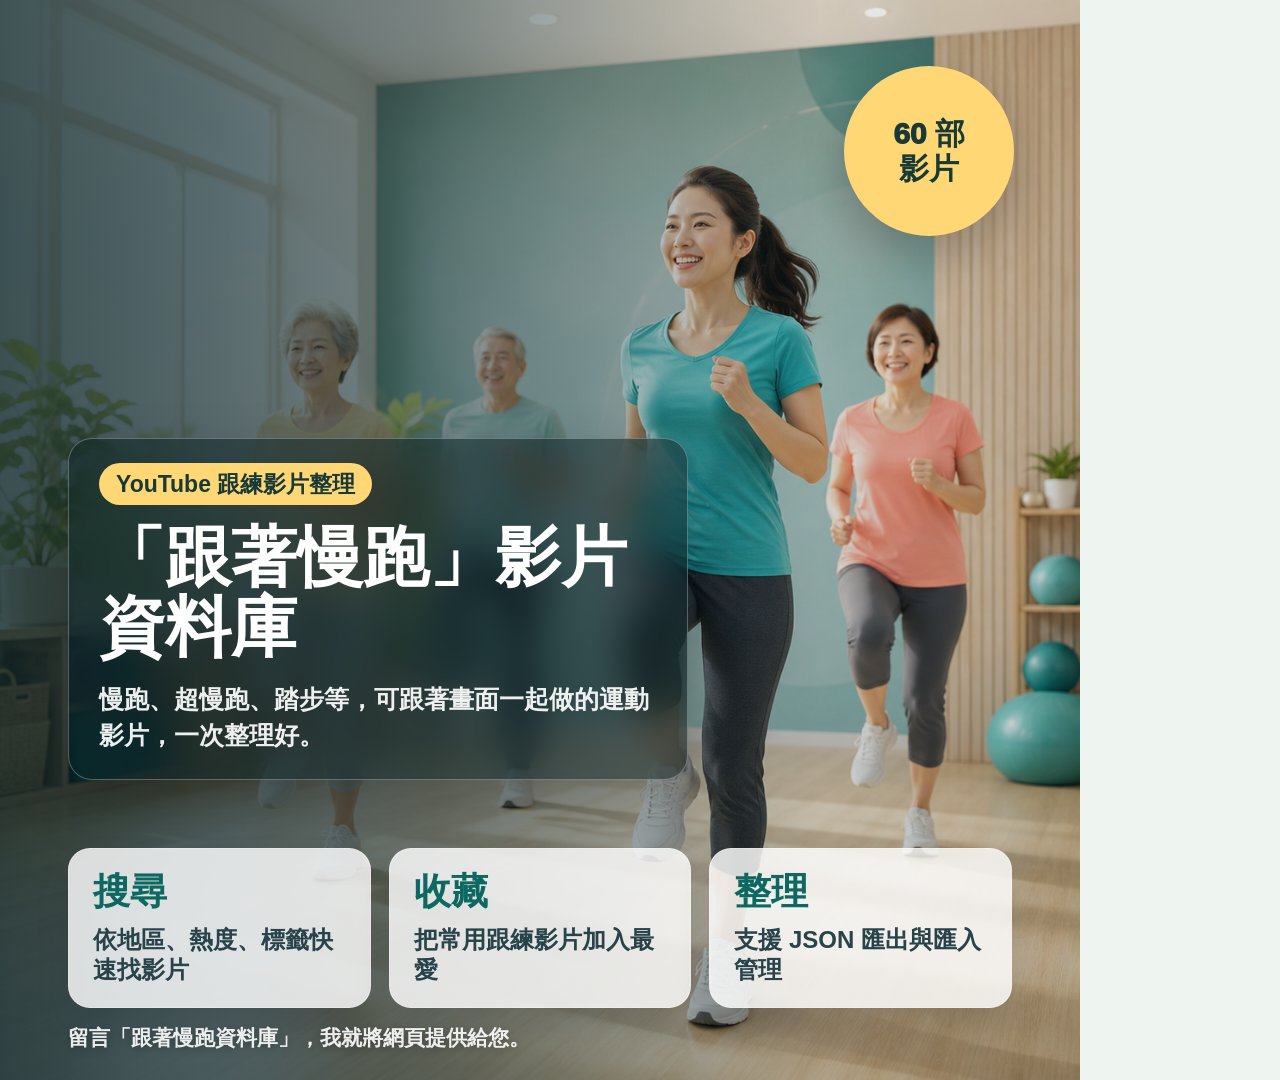
<file: assets/social/fb-slow-jogging-post.html>
<!doctype html>
<html lang="zh-Hant">
  <head>
    <meta charset="utf-8" />
    <meta name="viewport" content="width=1080, initial-scale=1" />
    <title>跟著慢跑影片資料庫 Facebook 圖</title>
    <style>
      * {
        box-sizing: border-box;
      }

      body {
        margin: 0;
        width: 1080px;
        height: 1080px;
        overflow: hidden;
        background: #eef4ef;
        color: #14242a;
        font-family: -apple-system, BlinkMacSystemFont, "Segoe UI", "Noto Sans TC", "PingFang TC", sans-serif;
      }

      .canvas {
        position: relative;
        width: 1080px;
        height: 1080px;
        overflow: hidden;
        background: url("fb-follow-jogging-hero.png") center / cover no-repeat;
      }

      .canvas::before {
        content: "";
        position: absolute;
        inset: 0;
        background:
          linear-gradient(90deg, rgba(10, 35, 38, 0.78) 0%, rgba(10, 35, 38, 0.52) 40%, rgba(10, 35, 38, 0.1) 76%),
          linear-gradient(180deg, rgba(255, 255, 255, 0.06) 0%, rgba(7, 24, 27, 0.18) 100%);
      }

      .headline {
        position: absolute;
        left: 68px;
        top: 438px;
        z-index: 2;
        width: 620px;
        padding: 24px 30px 26px;
        border: 1px solid rgba(255, 255, 255, 0.28);
        border-radius: 24px;
        background: rgba(7, 31, 34, 0.5);
        backdrop-filter: blur(18px);
        box-shadow: 0 24px 58px rgba(0, 0, 0, 0.22);
      }

      .eyebrow {
        display: inline-flex;
        align-items: center;
        min-height: 42px;
        padding: 0 17px;
        border-radius: 999px;
        background: #ffd775;
        color: #183a37;
        font-size: 23px;
        font-weight: 900;
      }

      h1 {
        margin: 18px 0 0;
        color: #fff;
        font-size: 66px;
        line-height: 1.06;
        letter-spacing: 0;
      }

      .subtitle {
        margin: 18px 0 0;
        color: rgba(255, 255, 255, 0.92);
        font-size: 25px;
        font-weight: 800;
        line-height: 1.45;
      }

      .count {
        position: absolute;
        right: 66px;
        top: 66px;
        z-index: 2;
        display: grid;
        place-items: center;
        width: 170px;
        height: 170px;
        border-radius: 50%;
        background: #ffd775;
        color: #183a37;
        text-align: center;
        font-size: 30px;
        font-weight: 950;
        line-height: 1.18;
        box-shadow: 0 20px 48px rgba(0, 0, 0, 0.22);
      }

      .feature-row {
        position: absolute;
        left: 68px;
        right: 68px;
        bottom: 72px;
        z-index: 2;
        display: grid;
        grid-template-columns: repeat(3, 1fr);
        gap: 18px;
      }

      .feature {
        min-height: 142px;
        padding: 24px 24px 22px;
        border: 1px solid rgba(255, 255, 255, 0.3);
        border-radius: 22px;
        background: rgba(255, 255, 255, 0.82);
        box-shadow: 0 18px 34px rgba(0, 0, 0, 0.12);
      }

      .feature strong {
        display: block;
        color: #0d6861;
        font-size: 37px;
        line-height: 1;
      }

      .feature span {
        display: block;
        margin-top: 15px;
        color: #28434a;
        font-size: 24px;
        font-weight: 850;
        line-height: 1.25;
      }

      .cta {
        position: absolute;
        left: 68px;
        right: 68px;
        bottom: 28px;
        z-index: 2;
        color: rgba(255, 255, 255, 0.9);
        font-size: 21px;
        font-weight: 900;
        text-shadow: 0 2px 10px rgba(0, 0, 0, 0.28);
      }
    </style>
  </head>
  <body>
    <main class="canvas">
      <section class="headline">
        <div class="eyebrow">YouTube 跟練影片整理</div>
        <h1>「跟著慢跑」影片資料庫</h1>
        <p class="subtitle">慢跑、超慢跑、踏步等，可跟著畫面一起做的運動影片，一次整理好。</p>
      </section>
      <div class="count">60 部<br />影片</div>
      <section class="feature-row">
        <div class="feature"><strong>搜尋</strong><span>依地區、熱度、標籤快速找影片</span></div>
        <div class="feature"><strong>收藏</strong><span>把常用跟練影片加入最愛</span></div>
        <div class="feature"><strong>整理</strong><span>支援 JSON 匯出與匯入管理</span></div>
      </section>
      <div class="cta">留言「跟著慢跑資料庫」，我就將網頁提供給您。</div>
    </main>
  </body>
</html>
</file>
